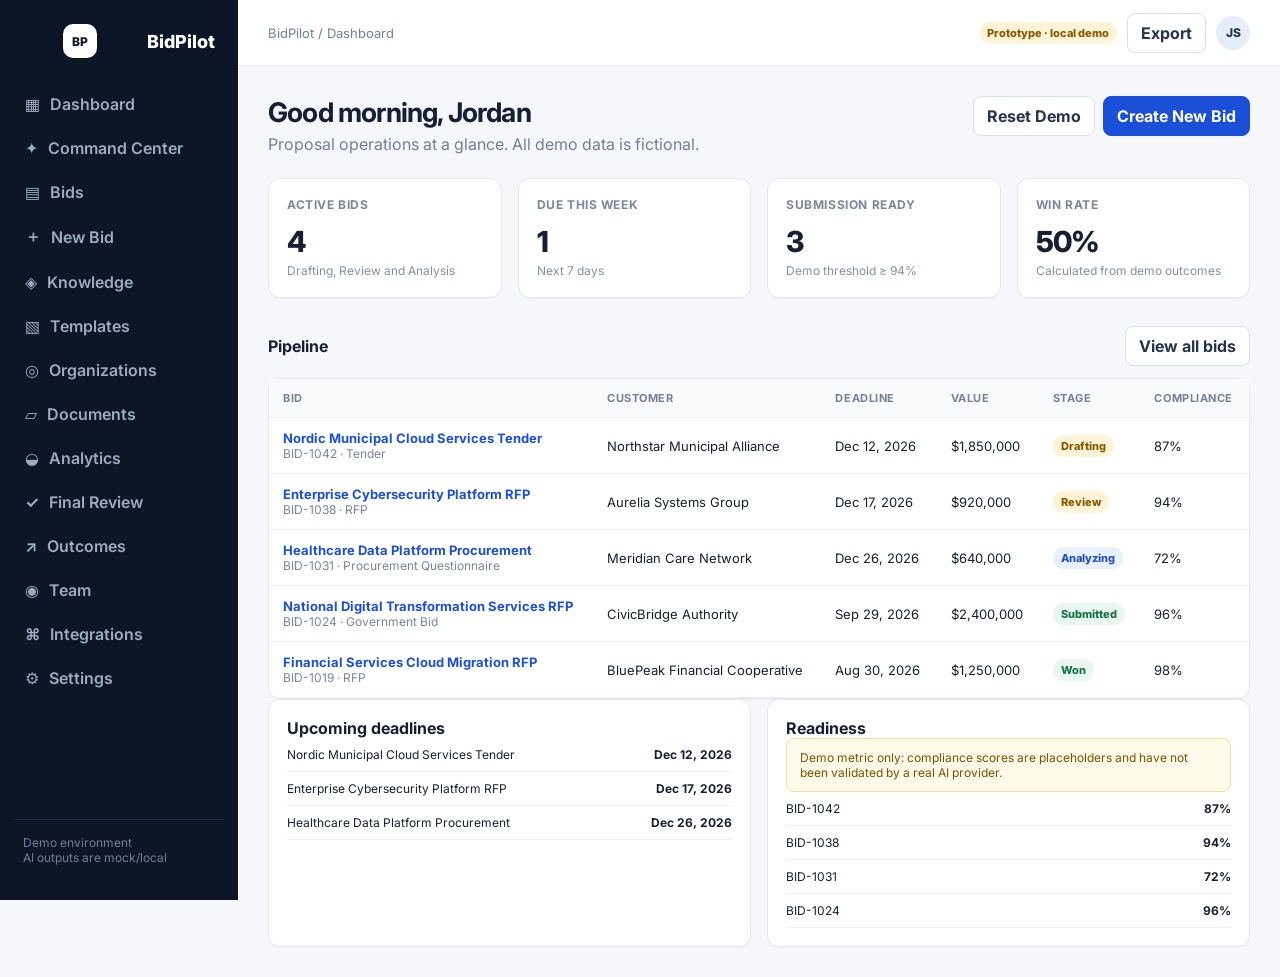
<file: index.html>
<!doctype html><html lang="en"><head><meta charset="utf-8"><meta name="viewport" content="width=device-width,initial-scale=1"><meta name="theme-color" content="#0c1627"><meta name="description" content="BidPilot — AI-ready RFP and tender response workspace."><link rel="icon" href="assets/icon.svg"><link rel="stylesheet" href="styles.css"><title>BidPilot — RFP Response Workspace</title></head><body><div id="app"><div class="boot"><div class="logo-mark">BP</div><strong>Loading BidPilot</strong><span>Preparing your bid workspace…</span></div></div><noscript><div class="noscript">BidPilot requires JavaScript.</div></noscript><script src="app.js"></script></body></html>
</file>
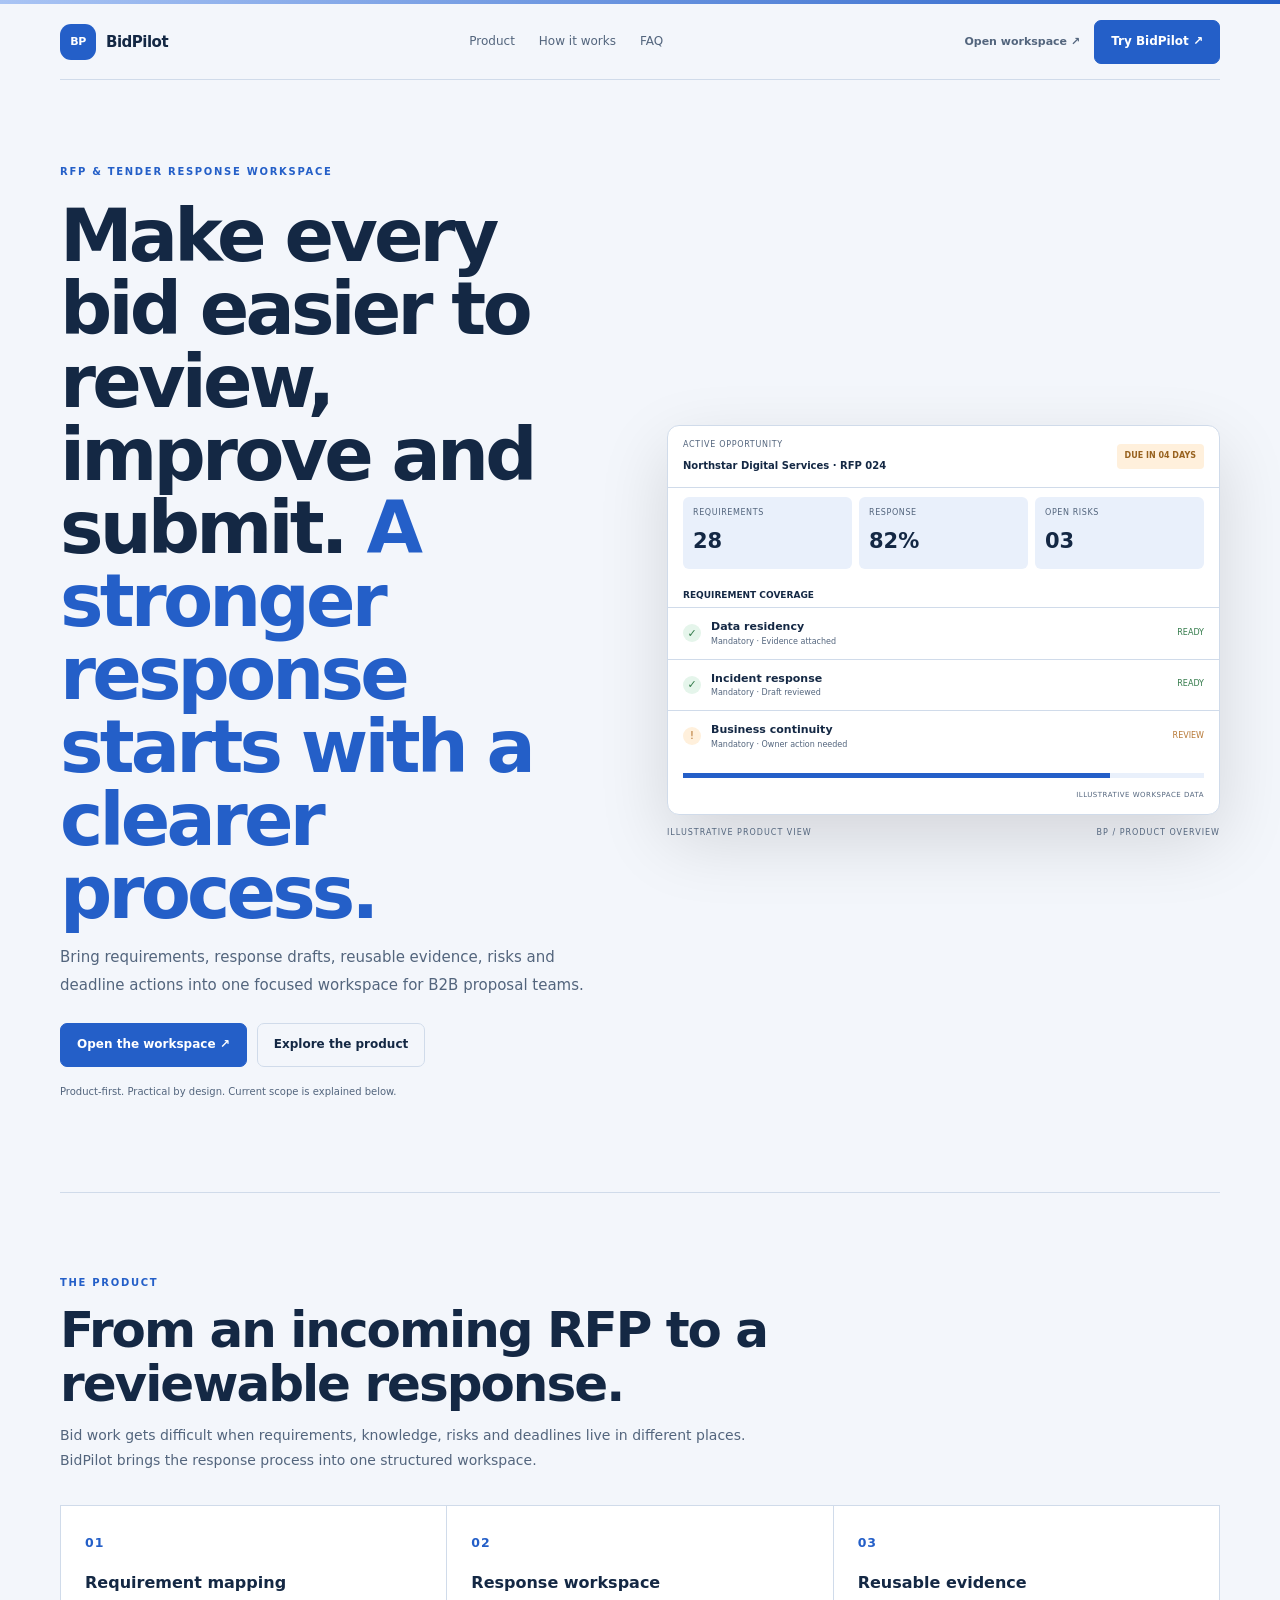
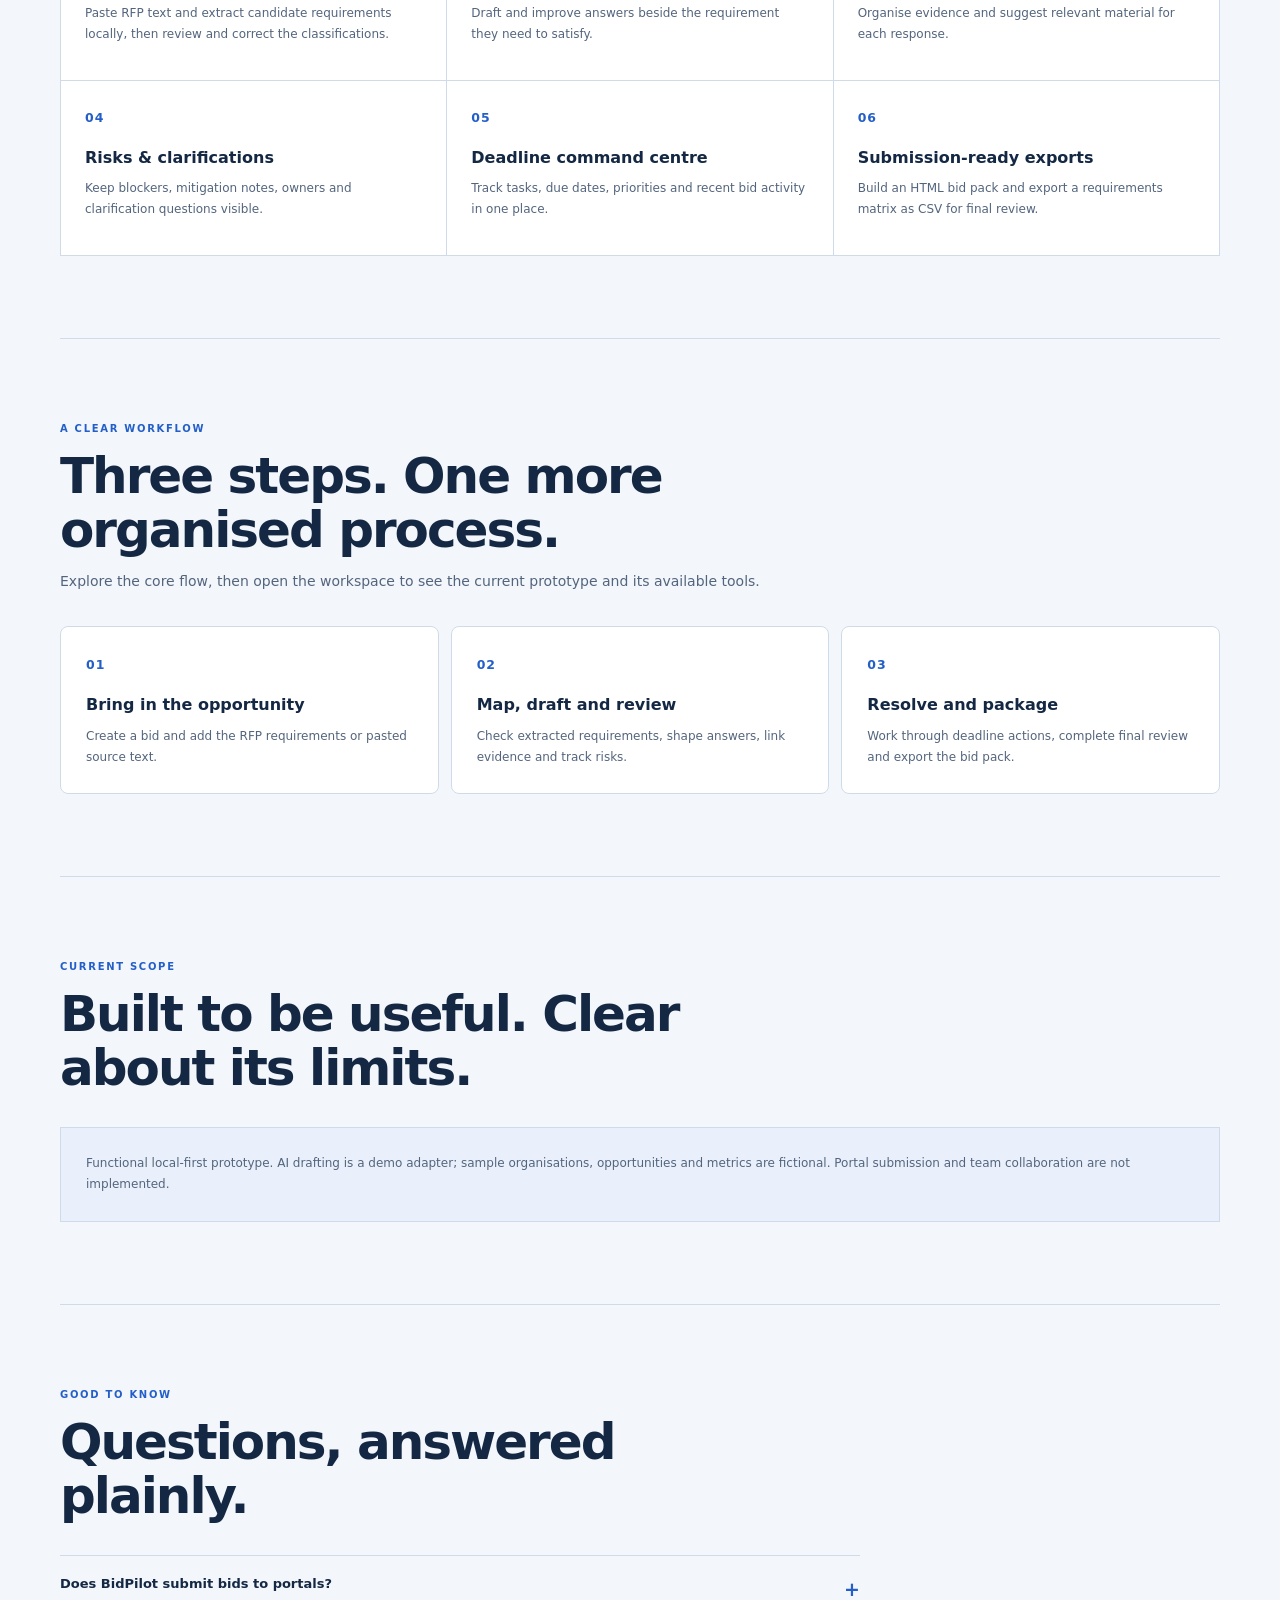
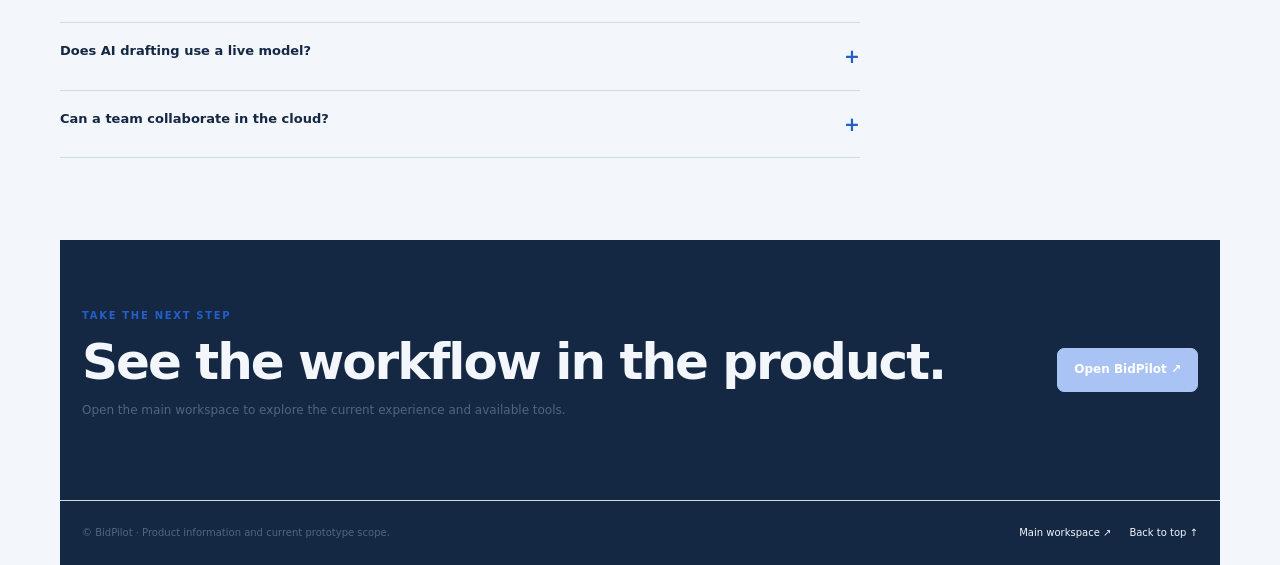
<file: website/index.html>
<!doctype html><html lang="en"><head><meta charset="utf-8"><meta name="viewport" content="width=device-width,initial-scale=1"><meta name="description" content="Bring requirements, response drafts, reusable evidence, risks and deadline actions into one focused workspace for B2B proposal teams."><meta property="og:title" content="BidPilot — A stronger response starts with a clearer process."><meta property="og:description" content="Bring requirements, response drafts, reusable evidence, risks and deadline actions into one focused workspace for B2B proposal teams."><title>BidPilot — A stronger response starts with a clearer process.</title><style>
*{box-sizing:border-box}html{scroll-behavior:smooth}body{margin:0;font:15px/1.6 Inter,system-ui,sans-serif;background:var(--bg);color:var(--ink)}a{color:inherit;text-decoration:none}.wrap{width:min(1160px,calc(100% - 44px));margin:auto}.topline{height:4px;background:linear-gradient(90deg,var(--accent2),var(--accent))}.nav{height:76px;border-bottom:1px solid var(--line);display:flex;align-items:center;justify-content:space-between;gap:20px}.brand{display:flex;align-items:center;gap:10px;font-weight:850;letter-spacing:-.5px}.mark{width:36px;height:36px;border-radius:11px;background:var(--accent);color:white;display:grid;place-items:center;font-size:11px}.navlinks{display:flex;gap:24px;color:var(--muted);font-size:12px}.navright{display:flex;align-items:center;gap:14px}.navright>a:first-child{font-size:11px;font-weight:700;color:var(--muted)}.btn{display:inline-flex;align-items:center;justify-content:center;min-height:44px;padding:0 16px;border:1px solid var(--line);border-radius:7px;font-size:12px;font-weight:800;transition:.2s}.btn:hover{transform:translateY(-2px);border-color:var(--accent)}.primary{background:var(--accent);border-color:var(--accent);color:var(--button-text)}.hero{display:grid;grid-template-columns:1fr 1fr;gap:54px;align-items:center;padding:84px 0 92px;min-height:600px}.eyebrow{font-size:10px;letter-spacing:1.7px;font-weight:900;color:var(--accent);text-transform:uppercase}.hero h1{font-size:clamp(45px,5.8vw,73px);line-height:1;letter-spacing:-3.8px;margin:19px 0 15px;font-weight:780}.hero h1 em{font-style:normal;color:var(--accent)}.sub{font-size:15px;font-weight:800;margin:0 0 9px}.lead{font-size:15px;color:var(--muted);line-height:1.85;max-width:540px;margin:0 0 23px}.actions{display:flex;gap:10px;flex-wrap:wrap}.hint{font-size:10px;color:var(--muted);margin-top:17px}.visual-caption{display:flex;justify-content:space-between;gap:8px;margin-top:12px;color:var(--muted);font-size:8px;letter-spacing:1px;text-transform:uppercase}.section{padding:82px 0;border-top:1px solid var(--line)}.section-head{max-width:710px;margin-bottom:32px}.section h2{font-size:clamp(34px,4vw,50px);line-height:1.08;letter-spacing:-2px;margin:12px 0}.section-head p{color:var(--muted);font-size:14px;line-height:1.8;margin:0}.features{display:grid;grid-template-columns:repeat(3,1fr);border-top:1px solid var(--line);border-left:1px solid var(--line)}.feature{padding:24px;border-right:1px solid var(--line);border-bottom:1px solid var(--line);min-height:175px;background:var(--surface)}.feature>small,.step>small{color:var(--accent);font-weight:900;letter-spacing:1px}.feature h3,.step h3{font-size:16px;margin:16px 0 8px}.feature p,.step p{font-size:12px;line-height:1.75;color:var(--muted);margin:0}.steps{display:grid;grid-template-columns:repeat(3,1fr);gap:12px}.step{padding:25px;border:1px solid var(--line);background:var(--surface);border-radius:8px}.honesty{padding:25px;border:1px solid var(--line);background:var(--soft);color:var(--muted);font-size:12px;line-height:1.8}.faq{max-width:800px;border-top:1px solid var(--line)}details{border-bottom:1px solid var(--line);padding:18px 0}summary{cursor:pointer;font-weight:750;font-size:13px;list-style:none;display:flex;justify-content:space-between;gap:16px}summary::-webkit-details-marker{display:none}summary:after{content:"+";color:var(--accent);font-size:19px}details[open] summary:after{content:"−"}details p{font-size:12px;color:var(--muted);line-height:1.8}.closing{background:var(--ink);color:var(--bg);padding:68px 0}.closing-inner{display:flex;justify-content:space-between;align-items:center;gap:25px}.closing h2{margin:12px 0;font-size:clamp(32px,4vw,50px);line-height:1.05;letter-spacing:-2px}.closing p{color:var(--muted);font-size:12px}.closing .btn{white-space:nowrap;background:var(--accent2);border-color:var(--accent2);color:var(--button-text)}footer{padding:24px 0;background:var(--ink);color:var(--muted);border-top:1px solid var(--line)}.footer{display:flex;justify-content:space-between;gap:20px;align-items:center;font-size:10px}.footer a{color:var(--bg)}.footerlinks{display:flex;gap:18px}@media(max-width:850px){.hero{grid-template-columns:1fr;gap:36px;padding:62px 0}.features{grid-template-columns:repeat(2,1fr)}.closing-inner{align-items:flex-start;flex-direction:column}}@media(max-width:600px){.wrap{width:calc(100% - 32px)}.nav{height:68px}.navlinks,.navright>a:first-child{display:none}.hero h1{font-size:47px;letter-spacing:-2.5px}.section{padding:62px 0}.features,.steps{grid-template-columns:1fr}.feature,.step{min-height:0}.closing{padding:54px 0}.footer{align-items:flex-start;flex-direction:column}.footerlinks{flex-wrap:wrap}}@media(prefers-reduced-motion:reduce){html{scroll-behavior:auto}*,*:before,*:after{transition:none!important}}
body.skin-enterprise{--bg:#f5f6f3;--surface:#fff;--ink:#1d2b25;--muted:#6d7a72;--line:#dfe6e0;--accent:#276b53;--accent2:#b8e6d1;--soft:#edf4ef;--button-text:#fff}
body.skin-technical{--bg:#080d12;--surface:#101922;--ink:#eaf2ed;--muted:#9baba3;--line:#26362e;--accent:#c9f36a;--accent2:#6edbc5;--soft:#14221b;--button-text:#10160d}
body.skin-editorial{--bg:#f6f2e9;--surface:#fffdf8;--ink:#263a30;--muted:#74796e;--line:#e4ded1;--accent:#375947;--accent2:#c5a678;--soft:#ebe8dd;--button-text:#fff}.skin-editorial .hero h1{font:500 clamp(50px,6vw,82px)/.98 Georgia,serif;letter-spacing:-3px}
body.skin-enterprise{--bg:#f3f6fb;--surface:#fff;--ink:#132745;--muted:#65758e;--line:#dbe3ee;--accent:#245fc8;--accent2:#a9c4f4;--soft:#e9f0fb;--button-text:#fff}
body.skin-finance{--bg:#f0f5f1;--surface:#fff;--ink:#17362a;--muted:#6c8175;--line:#d9e6dc;--accent:#17684d;--accent2:#bde8cf;--soft:#e2f1e6;--button-text:#fff}
body.skin-quote{--bg:#f5f5f3;--surface:#fff;--ink:#1e2a3a;--muted:#707b89;--line:#dce1e6;--accent:#315c99;--accent2:#c4d6ee;--soft:#eaf0f7;--button-text:#fff}.skin-quote .hero h1{font:500 clamp(50px,6vw,78px)/1 Georgia,serif}
body.skin-security{--bg:#080b13;--surface:#111725;--ink:#f0f2fa;--muted:#9aa4bb;--line:#292f43;--accent:#b8a0ff;--accent2:#6fd8ed;--soft:#171b31;--button-text:#111}
.terminal,.bid,.margin,.quote,.security,.property{border:1px solid var(--line);background:var(--surface);border-radius:12px;overflow:hidden;box-shadow:0 25px 70px #0002;color:var(--ink);font-size:11px}.term-head,.bid-head,.margin-head,.security-head{display:flex;justify-content:space-between;align-items:center;gap:12px;padding:13px 15px;border-bottom:1px solid var(--line)}.term-head span{color:#db8b75;letter-spacing:2px}.term-head b,.bid-head b,.margin-head b,.security-head b{font-size:10px}.term-head small,.margin-head em,.security-head em{font-size:8px;color:var(--accent);font-style:normal;letter-spacing:.6px}.term-title{padding:16px 16px 7px;font-weight:800}.metrics{display:grid;grid-template-columns:repeat(3,1fr);gap:7px;padding:9px 15px 14px}.metrics>div{background:var(--soft);padding:10px;border-radius:6px}.metrics small,.margin-total small,.security-stats small{display:block;color:var(--muted);font-size:8px;letter-spacing:.6px}.metrics b{display:block;font-size:21px;margin-top:5px}.log{padding:0 15px 13px}.log p{display:grid;grid-template-columns:8px 1fr 1.2fr auto;gap:9px;align-items:center;padding:10px 7px;border-bottom:1px solid var(--line);margin:0}.log p.selected{background:var(--soft)}.log span,.log em{color:var(--muted);font-size:9px}.log em{font-style:normal}.log i{width:7px;height:7px;border-radius:50%;background:#70bd90}.log .warn{background:#d5a34f}.log .bad{background:#dc756d}.term-foot,.audit{border-top:1px solid var(--line);padding:11px 15px;color:var(--muted);font-size:8px;letter-spacing:.7px}.bid{padding-bottom:12px}.bid-head small,.margin-head small,.security-head small{display:block;color:var(--muted);font-size:8px;letter-spacing:.7px;margin-bottom:5px}.bid-head strong{padding:6px 8px;background:#fff0dc;color:#98621f;border-radius:4px;font-size:8px}.bid-label{padding:5px 15px;font-weight:800;font-size:9px}.requirement{display:grid;grid-template-columns:20px 1fr auto;gap:8px;align-items:center;padding:10px 15px;border-top:1px solid var(--line)}.requirement i{font-style:normal;background:#e5f5eb;color:#347b4b;border-radius:50%;width:18px;height:18px;display:grid;place-items:center}.requirement b,.requirement small{display:block}.requirement small{font-size:8px;color:var(--muted)}.requirement em{font-size:8px;color:#347b4b;font-style:normal}.requirement.risk em{color:#b77937}.requirement.risk i{background:#fff0dc;color:#b77937}.progress{height:5px;background:var(--soft);margin:12px 15px}.progress span{display:block;width:82%;height:100%;background:var(--accent)}.sample{text-align:right;display:block;padding:0 15px;color:var(--muted);font-size:7px;letter-spacing:.5px}.margin{padding:0 16px 13px}.margin-head{padding:15px 0}.margin-head small{display:block}.margin-total{display:flex;justify-content:space-between;align-items:end;border-bottom:1px solid var(--line);padding:13px 0}.margin-total b{display:block;color:var(--accent);font-size:32px;letter-spacing:-1px}.margin-total strong{font-size:21px}.bars p{display:grid;grid-template-columns:1fr auto;gap:5px;margin:12px 0}.bars p span{color:var(--muted)}.bars i{grid-column:1/3;height:6px;background:var(--soft);border-radius:4px}.bars u{display:block;height:100%;background:var(--accent);text-decoration:none;border-radius:4px}.margin-controls{display:grid;grid-template-columns:1fr 1fr;gap:12px;border-top:1px solid var(--line);padding-top:13px}.margin-controls label{font-size:8px;color:var(--muted)}.margin-controls b{display:block;color:var(--ink)}.margin-controls input{width:100%;accent-color:var(--accent)}.quote{background:#ecefee;padding:12px}.quote-bar{display:flex;justify-content:space-between;font-size:8px;color:#6a7783;margin-bottom:10px}.quote-paper{padding:20px;background:white;color:#23344a}.quote-logo,.quote-for{display:flex;justify-content:space-between;align-items:center;border-bottom:1px solid #e8ebef;padding-bottom:14px}.quote-logo b{font-size:14px}.quote-logo b span{color:#4772ac}.quote-logo small,.quote-for small,.quote-for span{font-size:8px;color:#7a8797}.quote-for{display:grid;justify-content:start;padding:14px 0;gap:4px}.quote-lines p{display:grid;grid-template-columns:1fr 25px 60px;gap:8px;border-bottom:1px solid #edf0f3;padding:8px 0;margin:0;font-size:8px}.quote-lines p>*:last-child{text-align:right}.quote-total{display:flex;justify-content:space-between;padding-top:13px;font-size:9px}.property{background:#fffdf8;padding:10px;border-radius:3px}.house{height:210px;padding:14px;display:flex;justify-content:space-between;flex-direction:column;color:#fff;background:linear-gradient(150deg,#9eaa94,#46594c 75%,#25392e)}.house span{font-size:8px;letter-spacing:1px}.house b{font:500 30px/1 Georgia,serif}.paper{padding:14px 8px 8px}.paper small{color:#7c897e;font-size:8px;letter-spacing:.8px}.paper h3{font:500 22px Georgia,serif;margin:8px 0}.paper p{font-size:9px;color:#70796f;line-height:1.6}.tags{display:flex;gap:10px;color:#436c52;font-size:7px;letter-spacing:.5px;font-weight:850}.security{padding:0 15px 12px}.security-head{padding:14px 0}.security-stats{display:flex;justify-content:space-between;padding:16px 0}.security-stats b{display:block;font-size:27px;margin-top:4px}.identity{display:grid;grid-template-columns:28px 1fr auto;gap:9px;align-items:center;padding:11px 0;border-top:1px solid var(--line)}.identity i{font-style:normal;width:26px;height:26px;display:grid;place-items:center;background:var(--soft);border-radius:8px;color:var(--accent);font-size:9px}.identity b,.identity small{display:block}.identity small{font-size:8px;color:var(--muted)}.identity strong{font-size:8px;color:#ed9b9e}.skin-security .identity strong{color:#ed9b9e}
</style><style id="micro-motion-and-contrast">
/* Readability: consistent, high-contrast text across each product palette. */
body{ -webkit-font-smoothing:antialiased; text-rendering:optimizeLegibility; }
body.skin-technical{--bg:#0b1118;--surface:#121d27;--ink:#eff5f1;--muted:#aebbb5;--line:#33434d;--accent:#d1ef8a;--accent2:#75ddc9;--soft:#1a2a32;color-scheme:dark}
body.skin-editorial{--bg:#f6f2e9;--surface:#fffdf8;--ink:#26382f;--muted:#59675e;--line:#d9d1c4;--accent:#345a45;--accent2:#c4a678;--soft:#ece7dc;color-scheme:light}
body.skin-enterprise{--bg:#f3f6fb;--surface:#fff;--ink:#142844;--muted:#53657d;--line:#d0dbea;--accent:#245fc8;--accent2:#a9c4f4;--soft:#e9f0fb;color-scheme:light}
body.skin-finance{--bg:#f0f5f1;--surface:#fff;--ink:#18372b;--muted:#596e62;--line:#cddcd1;--accent:#17684d;--accent2:#bde8cf;--soft:#e4f1e7;color-scheme:light}
body.skin-quote{--bg:#f5f5f3;--surface:#fff;--ink:#202d3d;--muted:#536172;--line:#d0d8e1;--accent:#315c99;--accent2:#c4d6ee;--soft:#eaf0f7;color-scheme:light}
body.skin-security{--bg:#0a0d16;--surface:#131a29;--ink:#f1f3fa;--muted:#adb6c9;--line:#353d53;--accent:#c2afff;--accent2:#79dced;--soft:#1b2135;color-scheme:dark}
body .lead,body .section-head p,body .feature p,body .step p,body .honesty,body details p,body .hint,body .navlinks,body .navright>a:first-child{color:var(--muted)}
body .feature h3,body .step h3,body summary{color:var(--ink)}
body .feature,body .step{border-color:var(--line)}
body a:focus-visible,body button:focus-visible,body summary:focus-visible{outline:2px solid var(--accent);outline-offset:4px;border-radius:4px}

/* Small, restrained interactions; no large parallax or distracting loops. */
.btn,.nav a,.feature,.step,summary,.mark,.visual-caption{transition:color .22s ease,background-color .22s ease,border-color .22s ease,box-shadow .22s ease,transform .22s ease}
.feature:hover,.step:hover{transform:translateY(-3px);border-color:var(--accent);box-shadow:0 12px 28px rgba(30,48,40,.08)}
.skin-technical .feature:hover,.skin-security .feature:hover{box-shadow:0 12px 28px rgba(0,0,0,.22)}
.btn:hover{box-shadow:0 8px 20px rgba(30,48,40,.12)}
.hero>div:first-child{animation:hero-copy-in .62s cubic-bezier(.2,.7,.2,1) both}
.hero>div:last-child{animation:hero-preview-in .78s cubic-bezier(.2,.7,.2,1) both}
.hero>div:last-child>:first-child{transform-origin:center;animation:preview-breathe 9s ease-in-out 1s infinite}
@keyframes hero-copy-in{from{opacity:0;transform:translateY(13px)}to{opacity:1;transform:translateY(0)}}
@keyframes hero-preview-in{from{opacity:0;transform:translateY(18px) scale(.99)}to{opacity:1;transform:translateY(0) scale(1)}}
@keyframes preview-breathe{0%,100%{transform:translateY(0)}50%{transform:translateY(-4px)}}
html.motion-enabled .motion-reveal{opacity:0;transform:translateY(17px);transition:opacity .58s ease,transform .58s cubic-bezier(.2,.7,.2,1)}
html.motion-enabled .motion-reveal.is-visible{opacity:1;transform:translateY(0)}
@media(hover:hover){.navlinks a:hover,.footer a:hover{color:var(--accent)}.mark:hover{transform:rotate(-5deg) scale(1.04)}}
@media(prefers-reduced-motion:reduce){html{scroll-behavior:auto}*,*:before,*:after{animation:none!important;transition:none!important;scroll-behavior:auto!important}html.motion-enabled .motion-reveal{opacity:1!important;transform:none!important}}
</style>
</head><body class="skin-enterprise"><div class="topline"></div><div class="wrap">
<nav class="nav"><a class="brand" href="#top"><span class="mark">BP</span>BidPilot</a><div class="navlinks"><a href="#product">Product</a><a href="#workflow">How it works</a><a href="#faq">FAQ</a></div><div class="navright"><a href="https://dmytri595-design.github.io/BidPilot/" target="_blank" rel="noopener">Open workspace ↗</a><a class="btn primary" href="https://dmytri595-design.github.io/BidPilot/" target="_blank" rel="noopener">Try BidPilot ↗</a></div></nav>
<main id="top"><section class="hero"><div><div class="eyebrow">RFP & TENDER RESPONSE WORKSPACE</div><h1>Make every bid easier to review, improve and submit. <em>A stronger response starts with a clearer process.</em></h1><p class="lead">Bring requirements, response drafts, reusable evidence, risks and deadline actions into one focused workspace for B2B proposal teams.</p><div class="actions"><a class="btn primary" href="https://dmytri595-design.github.io/BidPilot/" target="_blank" rel="noopener">Open the workspace ↗</a><a class="btn" href="#product">Explore the product</a></div><div class="hint">Product-first. Practical by design. Current scope is explained below.</div></div><div><div class="bid"><div class="bid-head"><span><small>ACTIVE OPPORTUNITY</small><b>Northstar Digital Services · RFP 024</b></span><strong>DUE IN 04 DAYS</strong></div><div class="metrics"><div><small>REQUIREMENTS</small><b>28</b></div><div><small>RESPONSE</small><b>82%</b></div><div><small>OPEN RISKS</small><b>03</b></div></div><div class="bid-label">REQUIREMENT COVERAGE</div><div class="requirement"><i>✓</i><span><b>Data residency</b><small>Mandatory · Evidence attached</small></span><em>READY</em></div><div class="requirement"><i>✓</i><span><b>Incident response</b><small>Mandatory · Draft reviewed</small></span><em>READY</em></div><div class="requirement risk"><i>!</i><span><b>Business continuity</b><small>Mandatory · Owner action needed</small></span><em>REVIEW</em></div><div class="progress"><span></span></div><small class="sample">ILLUSTRATIVE WORKSPACE DATA</small></div><div class="visual-caption"><span>Illustrative product view</span><span>BP / PRODUCT OVERVIEW</span></div></div></section>
<section class="section" id="product"><div class="section-head"><div class="eyebrow">THE PRODUCT</div><h2>From an incoming RFP to a reviewable response.</h2><p>Bid work gets difficult when requirements, knowledge, risks and deadlines live in different places. BidPilot brings the response process into one structured workspace.</p></div><div class="features"><article class="feature"><small>01</small><h3>Requirement mapping</h3><p>Paste RFP text and extract candidate requirements locally, then review and correct the classifications.</p></article><article class="feature"><small>02</small><h3>Response workspace</h3><p>Draft and improve answers beside the requirement they need to satisfy.</p></article><article class="feature"><small>03</small><h3>Reusable evidence</h3><p>Organise evidence and suggest relevant material for each response.</p></article><article class="feature"><small>04</small><h3>Risks &amp; clarifications</h3><p>Keep blockers, mitigation notes, owners and clarification questions visible.</p></article><article class="feature"><small>05</small><h3>Deadline command centre</h3><p>Track tasks, due dates, priorities and recent bid activity in one place.</p></article><article class="feature"><small>06</small><h3>Submission-ready exports</h3><p>Build an HTML bid pack and export a requirements matrix as CSV for final review.</p></article></div></section>
<section class="section" id="workflow"><div class="section-head"><div class="eyebrow">A CLEAR WORKFLOW</div><h2>Three steps. One more organised process.</h2><p>Explore the core flow, then open the workspace to see the current prototype and its available tools.</p></div><div class="steps"><article class="step"><small>01</small><h3>Bring in the opportunity</h3><p>Create a bid and add the RFP requirements or pasted source text.</p></article><article class="step"><small>02</small><h3>Map, draft and review</h3><p>Check extracted requirements, shape answers, link evidence and track risks.</p></article><article class="step"><small>03</small><h3>Resolve and package</h3><p>Work through deadline actions, complete final review and export the bid pack.</p></article></div></section>
<section class="section"><div class="section-head"><div class="eyebrow">CURRENT SCOPE</div><h2>Built to be useful. Clear about its limits.</h2></div><div class="honesty">Functional local-first prototype. AI drafting is a demo adapter; sample organisations, opportunities and metrics are fictional. Portal submission and team collaboration are not implemented.</div></section>
<section class="section" id="faq"><div class="section-head"><div class="eyebrow">GOOD TO KNOW</div><h2>Questions, answered plainly.</h2></div><div class="faq"><details><summary>Does BidPilot submit bids to portals?</summary><p>No. It prepares and exports a response pack. Portal submission, ERP integration and external email delivery are not implemented.</p></details><details><summary>Does AI drafting use a live model?</summary><p>No. The current AI drafting adapter is deterministic demo logic; it does not call an external model.</p></details><details><summary>Can a team collaborate in the cloud?</summary><p>The current prototype is browser-local. Team authentication, cloud database and collaboration are future integrations.</p></details></div></section>
<section class="closing"><div class="wrap closing-inner"><div><div class="eyebrow">TAKE THE NEXT STEP</div><h2>See the workflow in the product.</h2><p>Open the main workspace to explore the current experience and available tools.</p></div><a class="btn" href="https://dmytri595-design.github.io/BidPilot/" target="_blank" rel="noopener">Open BidPilot ↗</a></div></section></main>
<footer><div class="wrap footer"><span>© BidPilot · Product information and current prototype scope.</span><div class="footerlinks"><a href="https://dmytri595-design.github.io/BidPilot/" target="_blank" rel="noopener">Main workspace ↗</a><a href="#top">Back to top ↑</a></div></div></footer></div><script id="micro-motion-init">
(()=>{const reduced=window.matchMedia&&window.matchMedia("(prefers-reduced-motion: reduce)").matches;if(reduced||!("IntersectionObserver" in window))return;const selectors=[".section-head",".feature",".step",".honesty",".faq details",".closing-inner",".visual-caption"];const nodes=[...new Set(selectors.flatMap(s=>Array.from(document.querySelectorAll(s))))];nodes.forEach((el,i)=>{el.classList.add("motion-reveal");if(el.matches(".feature,.step"))el.style.transitionDelay=((i%3)*65)+"ms"});document.documentElement.classList.add("motion-enabled");const observer=new IntersectionObserver((entries)=>{entries.forEach(entry=>{if(entry.isIntersecting){entry.target.classList.add("is-visible");observer.unobserve(entry.target)}})},{threshold:.12,rootMargin:"0px 0px -34px 0px"});nodes.forEach(el=>observer.observe(el))})();
</script>
</body></html>
</file>
<file: styles.css>
@import url("https://fonts.googleapis.com/css2?family=Inter:wght@400;500;600;700;800&display=swap");*{box-sizing:border-box}html,body{margin:0;min-height:100%;font-family:Inter,system-ui,sans-serif;background:#f5f7fb;color:#172033}button,input,select,textarea{font:inherit}button{cursor:pointer}.boot{min-height:100vh;display:grid;place-content:center;gap:10px;text-align:center;color:#526075}.logo-mark{margin:auto;width:48px;height:48px;border-radius:14px;display:grid;place-items:center;background:#16243b;color:#fff;font-weight:800}.shell{min-height:100vh;display:flex}.sidebar{position:fixed;inset:0 auto 0 0;width:238px;background:#0c1627;color:#cbd5e1;padding:20px 14px;display:flex;flex-direction:column;z-index:10}.brand{display:flex;align-items:center;gap:11px;padding:4px 9px 26px;color:#fff;font-weight:800;font-size:18px}.brand .logo-mark{width:34px;height:34px;border-radius:10px;font-size:12px;background:#fff;color:#0c1627}.nav{display:grid;gap:4px}.nav button{border:0;background:transparent;color:#9cacbf;text-align:left;padding:10px 11px;border-radius:8px;font-weight:600;display:flex;gap:10px;align-items:center}.nav button:hover,.nav button.active{background:#17253b;color:#fff}.sidebar-foot{margin-top:auto;border-top:1px solid #1d2b40;padding:15px 9px;font-size:12px;color:#718096}.main{margin-left:238px;width:calc(100% - 238px)}.topbar{height:66px;background:#fff;border-bottom:1px solid #e5eaf1;display:flex;align-items:center;justify-content:space-between;padding:0 30px;position:sticky;top:0;z-index:8}.crumb{font-size:13px;color:#758196}.top-actions{display:flex;gap:10px;align-items:center}.avatar{width:34px;height:34px;border-radius:50%;display:grid;place-items:center;background:#e7edf6;color:#24344e;font-weight:800;font-size:12px}.content{padding:30px;max-width:1500px;margin:auto}.page-head{display:flex;justify-content:space-between;align-items:flex-start;gap:20px;margin-bottom:24px}.page-head h1{margin:0 0 5px;font-size:27px;letter-spacing:-.03em}.page-head p{margin:0;color:#718096}.actions{display:flex;gap:8px;flex-wrap:wrap}.btn{border:1px solid #d8e0ea;background:#fff;color:#26354b;padding:9px 13px;border-radius:8px;font-weight:700}.btn:hover{background:#f8fafc}.btn.primary{background:#1b4fd7;border-color:#1b4fd7;color:#fff}.btn.danger{color:#b42318}.grid{display:grid;gap:16px}.grid-4{grid-template-columns:repeat(4,1fr)}.grid-3{grid-template-columns:repeat(3,1fr)}.grid-2{grid-template-columns:repeat(2,1fr)}.card{background:#fff;border:1px solid #e3e8f0;border-radius:12px;box-shadow:0 1px 2px #0b122008}.card-pad{padding:18px}.metric{min-height:120px}.metric .label{font-size:12px;color:#7b8799;font-weight:700;text-transform:uppercase;letter-spacing:.05em}.metric .value{font-size:29px;font-weight:800;margin:12px 0 4px;letter-spacing:-.03em}.metric .hint{font-size:12px;color:#8490a1}.section-title{display:flex;justify-content:space-between;align-items:center;margin:28px 0 12px}.section-title h2,.subhead{font-size:16px;margin:0}.table-wrap{overflow:auto}.table{width:100%;border-collapse:collapse;font-size:13px}.table th{text-align:left;color:#758196;font-size:11px;text-transform:uppercase;letter-spacing:.05em;background:#f8fafc}.table th,.table td{padding:12px 14px;border-bottom:1px solid #edf0f5;vertical-align:middle}.link{color:#1b4fd7;font-weight:700;cursor:pointer}.badge{display:inline-flex;align-items:center;border-radius:999px;padding:4px 8px;font-size:11px;font-weight:800;white-space:nowrap}.badge.blue{background:#e8f0ff;color:#2454b8}.badge.green{background:#e8f7ef;color:#18734a}.badge.amber{background:#fff4d8;color:#8a5b00}.badge.red{background:#fdebea;color:#a5322a}.badge.gray{background:#edf1f5;color:#5f6d80}.two-col{display:grid;grid-template-columns:minmax(0,1fr) 330px;gap:16px}.three-col{display:grid;grid-template-columns:260px minmax(0,1fr) 330px;gap:16px}.form{display:grid;gap:15px}.field{display:grid;gap:6px}.field label{font-size:12px;font-weight:800;color:#4e5c71}.field input,.field select,.field textarea,input,select{border:1px solid #d8e0ea;border-radius:8px;padding:10px 11px;background:#fff;color:#172033}.field textarea{min-height:110px;resize:vertical}.toolbar{display:flex;gap:7px;flex-wrap:wrap;padding:10px;border-bottom:1px solid #e7ebf1}.editor{min-height:330px;width:100%;padding:20px;outline:none;line-height:1.65;border:0;border-radius:0;resize:vertical}.req-list{max-height:650px;overflow:auto}.req-item{padding:13px;border-bottom:1px solid #edf0f5;cursor:pointer}.req-item:hover,.req-item.active{background:#f1f5fb}.req-item strong{display:block;font-size:12px;margin-bottom:4px}.req-item span{font-size:12px;color:#68768a;display:block}.side-block{padding:15px;border-bottom:1px solid #e8edf3}.side-block h3{font-size:12px;text-transform:uppercase;letter-spacing:.06em;color:#718096;margin:0 0 10px}.check,.kpi-line{display:flex;justify-content:space-between;gap:12px;padding:9px 0;border-bottom:1px solid #edf0f5;font-size:12px}.notice{padding:11px 13px;border-radius:8px;background:#f4f7fb;border:1px solid #e1e7ef;font-size:12px;color:#59677b}.notice.warn{background:#fff9e9;border-color:#f1df9c;color:#765600}.muted{color:#78859a}.small{font-size:12px}.toolbar-line{display:flex;gap:9px;align-items:center;justify-content:space-between;margin-bottom:14px}.timeline{padding:20px;font-weight:700;color:#526075;line-height:2}.empty{text-align:center;padding:30px;color:#748196}.circle-score{width:92px;height:92px;border-radius:50%;display:grid;place-items:center;background:conic-gradient(#2f67db 0 87%,#e9eef5 87%);position:relative}.circle-score:after{content:"";position:absolute;inset:8px;border-radius:50%;background:#fff}.circle-score b{position:relative;z-index:1;font-size:20px}.code{font-family:ui-monospace,monospace;background:#f5f7fa;padding:2px 5px;border-radius:4px;font-size:11px}.toast{position:fixed;right:22px;bottom:22px;z-index:70;background:#14233a;color:#fff;padding:12px 15px;border-radius:9px;box-shadow:0 10px 35px #0b122033;font-size:13px}@media(max-width:1100px){.grid-4{grid-template-columns:repeat(2,1fr)}.three-col{grid-template-columns:220px minmax(0,1fr)}.three-col>.right{grid-column:1/-1}.two-col{grid-template-columns:1fr}}@media(max-width:760px){.sidebar{width:68px;padding:14px 8px}.brand span,.nav button span,.sidebar-foot{display:none}.brand{padding:3px 8px 22px}.nav button{justify-content:center}.main{margin-left:68px;width:calc(100% - 68px)}.topbar{padding:0 15px}.content{padding:18px}.grid-4,.grid-3,.grid-2{grid-template-columns:1fr}.page-head{display:block}.actions{margin-top:14px}.three-col{grid-template-columns:1fr}.table{min-width:680px}}
</file>
